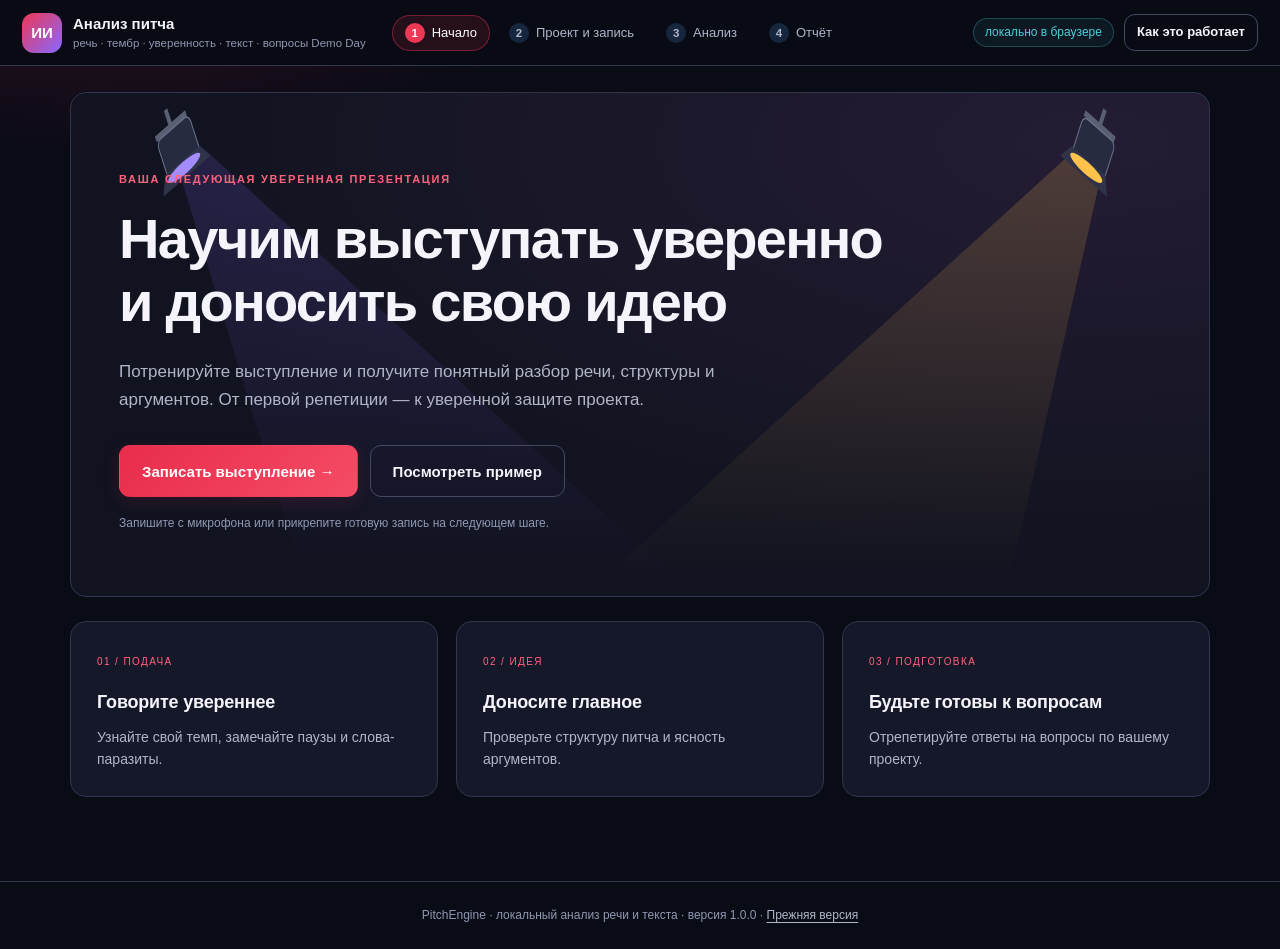
<file: index.html>
<!doctype html>
<html lang="ru" data-stage-theme="on">
<head>
<meta charset="utf-8">
<meta name="viewport" content="width=device-width, initial-scale=1">
<title>ИИ-анализ питча — оценка речи, тембра и уверенности</title>
<link rel="stylesheet" href="styles.css?v=mobile-header-20261119">
</head>
<body>

<header class="topbar">
  <div class="brand">
    <div class="logo">ИИ</div>
    <div>
      <div class="brand-title">Анализ питча</div>
      <div class="brand-sub">речь · тембр · уверенность · текст · вопросы Demo Day</div>
    </div>
  </div>
  <nav class="steps" id="steps">
    <button class="step active" data-step="1"><b>1</b> Начало</button>
    <button class="step" data-step="2"><b>2</b> Проект и запись</button>
    <button class="step" data-step="3"><b>3</b> Анализ</button>
    <button class="step" data-step="4"><b>4</b> Отчёт</button>
  </nav>
  <div class="top-actions">
    <span class="pill" title="Аудио и текст обрабатываются в браузере и не покидают компьютер">локально в браузере</span>
    <button class="btn ghost small" id="btnHelp">Как это работает</button>
  </div>
</header>

<main>
  <!-- ================= ЭТАП 1 ================= -->
  <section class="screen" data-screen="1">
    <div class="hero">
      <svg class="stage-lights" viewBox="0 0 1200 320" preserveAspectRatio="none" aria-hidden="true"><defs><linearGradient id="beamWarm" x1="0" y1="0" x2="0" y2="1"><stop stop-color="#ffc24b" stop-opacity=".2"/><stop offset="1" stop-color="#ffc24b" stop-opacity="0"/></linearGradient><linearGradient id="beamPurple" x1="0" y1="0" x2="0" y2="1"><stop stop-color="#8767ff" stop-opacity=".17"/><stop offset="1" stop-color="#8767ff" stop-opacity="0"/></linearGradient></defs><path d="M110 42 L245 310 L640 310 L130 30Z" fill="url(#beamPurple)"/><path d="M1070 30 L560 310 L990 310 L1090 42Z" fill="url(#beamWarm)"/><g transform="translate(90 8) rotate(-28 20 22)"><path d="M20 0V12M2 12H38" stroke="#596074" stroke-width="4"/><rect x="2" y="14" width="38" height="27" rx="5" fill="#272b40" stroke="#68708b"/><path d="M0 37L-8 48H48L40 37" fill="#30344b"/><ellipse cx="20" cy="42" rx="19" ry="4" fill="#a48cff"/></g><g transform="translate(1060 8) rotate(28 20 22)"><path d="M20 0V12M2 12H38" stroke="#596074" stroke-width="4"/><rect x="2" y="14" width="38" height="27" rx="5" fill="#272b40" stroke="#68708b"/><path d="M0 37L-8 48H48L40 37" fill="#30344b"/><ellipse cx="20" cy="42" rx="19" ry="4" fill="#ffc24b"/></g></svg>
      <div class="hero-eyebrow">ВАША СЛЕДУЮЩАЯ УВЕРЕННАЯ ПРЕЗЕНТАЦИЯ</div>
      <h1>Научим выступать уверенно<br>и доносить свою идею</h1>
      <p>Потренируйте выступление и получите понятный разбор речи, структуры и аргументов. От первой репетиции — к уверенной защите проекта.</p>
      <div class="row hero-actions">
        <button class="btn primary big" id="btnToRec">Записать выступление <span aria-hidden="true">→</span></button>
        <button class="btn ghost big" id="btnTryDemo">Посмотреть пример</button>
      </div>
      <p class="hero-note">Запишите с микрофона или прикрепите готовую запись на следующем шаге.</p>
    </div>

    <div class="landing-benefits" aria-label="Что даст тренировка">
      <article><span>01 / ПОДАЧА</span><h2>Говорите увереннее</h2><p>Узнайте свой темп, замечайте паузы и слова-паразиты.</p></article>
      <article><span>02 / ИДЕЯ</span><h2>Доносите главное</h2><p>Проверьте структуру питча и ясность аргументов.</p></article>
      <article><span>03 / ПОДГОТОВКА</span><h2>Будьте готовы к вопросам</h2><p>Отрепетируйте ответы на вопросы по вашему проекту.</p></article>
    </div>
  </section>

  <!-- ================= ЭТАП 2 ================= -->
  <section class="screen hidden" data-screen="2">
    <div class="card">
      <div class="recording-heading"><div><p class="hero-eyebrow">ПОДГОТОВКА К ВЫСТУПЛЕНИЮ</p><h2>Ваш проект и запись</h2></div><span class="badge">Одна репетиция — шаг вперёд</span></div>
      <p class="muted">Расскажите о проекте, чтобы разбор и вопросы подходили именно вам.</p>
      <fieldset class="project-settings"><legend>О проекте</legend>      <div class="grid two">
        <label class="field">
          <span>Тема проекта <em>*</em></span>
          <input id="topic" type="text" placeholder="Например: ИИ-платформа приёмки товара на складе" autocomplete="off">
          <small>Обязательно: по теме строятся дополнительные вопросы жюри.</small>
        </label>
        <label class="field">
          <span>Отрасль</span>
          <select id="industry"><option value="">Выберите направление</option><option>Технологии и IT</option><option>Финансы и страхование</option><option>Образование и карьера</option><option>Здоровье и медицина</option><option>Торговля и услуги</option><option>Производство и промышленность</option><option>Транспорт и логистика</option><option>Строительство и недвижимость</option><option>Энергетика и экология</option><option>Сельское хозяйство и питание</option><option>Медиа, культура и развлечения</option><option>Государство и социальные проекты</option><option>Другое</option></select><small>Отрасль задаёт профильные критерии структуры и вопросы экспертов. Конкретную нишу опишите в теме проекта.</small>
        </label>
        <label class="field">
          <span>Формат выступления</span>
          <select id="format">
            <option>Demo Day</option>
            <option>Демо-день корпорации</option>
            <option>Питч инвесторам</option>
            <option>Хакатон</option>
            <option>Защита проекта</option>
            <option>Собеседование / самопрезентация</option>
          </select>
        </label>
<label class="field">
          <span>Регламент</span>
          <select id="regulation">
            <option value="60">1 минута</option>
            <option value="120">2 минуты</option>
            <option value="180" selected>3 минуты</option>
            <option value="300">5 минут</option>
            <option value="420">7 минут</option>
            <option value="0">без регламента</option>
          </select>
        </label>
        <div class="field">
          <span>Что будет на выходе</span>
          <div class="muted small" style="line-height:1.5">Оценки по 9 осям, таймлайн речи, разбор тембра и уверенности, подсветка слов, структура питча, переписанные фразы и 20–30 вопросов жюри с каркасами ответов.</div>
        </div>
      </div>
      </fieldset>
      <h2>Добавьте выступление</h2>
      <div class="tabs" id="inputTabs">
        <button class="tab active" data-tab="mic">🎙 Записать с микрофона</button>
        <button class="tab" data-tab="file">📁 Загрузить запись</button>
        <button class="tab" data-tab="text">⌨️ Только текст</button>
      </div>

      <!-- микрофон -->
      <div class="panel" data-panel="mic">
        <div class="rec-row">
          <button class="btn primary big" id="btnRec">● Начать запись</button>
          <div class="timer" id="recTimer">00:00</div>
          <div class="rec-meta">
            <div id="recStatus" class="muted" role="status">Микрофон не активен</div>
            <div id="recLimit" class="muted small"></div>
          </div>
          <button class="btn danger hidden" id="btnStop">■ Стоп</button>
        </div>
        <label class="field"><span>Микрофон</span><select id="micDevice"><option value="">Системный микрофон по умолчанию</option></select></label>
        <canvas id="levelCanvas" height="90" class="level-canvas"></canvas>
        <div class="live-grid">
          <div class="live-metric"><b id="lmWords">0</b><span>слов</span></div>
          <div class="live-metric"><b id="lmWpm">—</b><span>слов/мин</span></div>
          <div class="live-metric"><b id="lmPauses">0</b><span>пауз &gt; 0,5 с</span></div>
          <div class="live-metric"><b id="lmFillers">0</b><span>слов-паразитов</span></div>
          <div class="live-metric"><b id="lmVolume">—</b><span>микрофон</span></div>
        </div>

        <label class="small"><input type="checkbox" id="enableAsr" checked> Распознавать речь во время записи (при сбоях записи отключите)</label>
        <div id="liveTips" class="tips"></div>
        <div class="sub-block">
          <div class="sub-head">
            <span>Распознавание речи в реальном времени</span>
            <span id="asrStatus" class="badge">проверка…</span>
          </div>
          <div id="liveTranscript" class="transcript-live muted">Текст выступления появится здесь во время записи.</div>
          <button type="button" id="asrFallback" class="btn ghost small hidden">Перейти к диктовке в режиме «Только текст»</button>
        </div>
      </div>

      <!-- файл -->
      <div class="panel hidden" data-panel="file">
        <div id="dropZone" class="dropzone">
          <div class="dz-icon">📁</div>
          <div><b>Перетащите файл</b> или нажмите, чтобы выбрать</div>
          <div class="muted small">Аудио или видео: mp3, wav, m4a, ogg, webm, mp4, mov. До 10 минут анализа.</div>
          <input type="file" id="fileInput" accept="audio/*,video/*" class="hidden">
        </div>
        <div id="fileInfo" class="file-info hidden"></div>
        <div class="grid two">
          <label class="field">
            <span>Субтитры или расшифровка с таймкодами (необязательно)</span>
            <input type="file" id="subsInput" accept=".srt,.vtt,.txt">
            <small>Файл .srt/.vtt даст точный транскрипт и привязку блоков ко времени.</small>
          </label>

        </div>
      </div>

      <!-- текст -->
      <div class="panel hidden" data-panel="text">
        <div class="row">
          <button class="btn ghost" id="btnSample">Загрузить пример питча</button>
          <button class="btn ghost" id="btnClear">Очистить</button>
          <span class="muted small">Без записи анализируются только текст, структура и вопросы.</span>
        </div>
      </div>

      <div id="previewPlayer" class="pitch-player hidden"><div class="player-heading"><span class="player-icon" aria-hidden="true">▶</span><div><b>Прослушайте выступление</b><small>Проверьте звук перед анализом</small></div></div><audio id="audioPreview" controls class="hidden" preload="metadata"></audio><div class="playback-volume"><label for="volume_audioPreview">Громкость</label><output id="volumeLabel_audioPreview" for="volume_audioPreview">100%</output><input id="volume_audioPreview" type="range" min="0" max="3" step="0.1" value="1" aria-label="Громкость прослушивания"><small id="volumeHint_audioPreview"></small></div></div>
      <p id="inputStatus" class="muted small" role="status"></p>
      <label class="field">
        <span>Транскрипт выступления <em id="trSource" class="muted"></em></span>
        <textarea id="transcript" readonly rows="9" placeholder="Здесь появится распознанный текст или субтитры. Ручной ввод доступен в режиме «Только текст»."></textarea>
        <small id="transcriptHint">Ручной ввод доступен только в режиме «Только текст».</small>
        <small id="trCount">0 слов</small>
      </label>

      <div class="row">
        <button class="btn ghost" id="btnBack1">← На главную</button>
        <button class="btn primary" id="btnAnalyze">Анализировать питч</button>
        <span class="muted small" id="analyzeHint"></span>
      </div>
    </div>
  </section>

  <!-- ================= ЭТАП 3 ================= -->
  <section class="screen hidden" data-screen="3">
    <div class="card center">
      <h2>Идёт анализ</h2>
      <div class="progress"><i id="progressBar"></i></div>
      <div id="progressLabel" class="muted">Подготовка…</div>
      <div class="analyzing-note">
        <p class="small muted">Проверяем подачу, структуру и готовим рекомендации.</p>
      </div>
    </div>
  </section>

  <!-- ================= ЭТАП 4 ================= -->
  <section class="screen hidden" data-screen="4">
    <div class="report-actions">
      <button class="btn ghost small" id="btnBack2">← Изменить запись</button>
      <div class="spacer"></div>
      <button class="btn ghost small" id="btnMd">Скачать Markdown</button>
      <button class="btn ghost small" id="btnHtml">Скачать HTML-отчёт</button>
      <button class="btn ghost small" id="btnJson">Скачать JSON</button>
      <button class="btn ghost small" id="btnPrint">Печать / PDF</button>
      <button class="btn primary small" id="btnNew">Новый разбор</button>
    </div>
    <div id="report"></div>

  </section>
</main>

<!-- модалка «как это работает» -->
<div class="modal hidden" id="helpModal">
  <div class="modal-box">
    <h3>Что именно измеряется</h3>
    <ul class="help-list">
      <li><b>Подача.</b> Проверяем, насколько ровно идёт речь, есть ли акценты и где выступление теряет динамику.</li>
      <li><b>Содержание.</b> Ищем блоки питча и фразы, которым не хватает ясности и конкретных доказательств. Наличие блока определяется по словам-маркерам и не гарантирует полноту раскрытия.</li>
      <li><b>Карта выступления.</b> Показываем, где встретились основные темы. По субтитрам время берётся из реплик; без них положение приблизительно.</li>
      <li><b>Репетиция.</b> Запишите ответ на вопрос жюри, прослушайте его и получите локальный разбор. Если браузер не распознал слова, расшифровку можно ввести вручную.</li>
    </ul>
    <p class="muted small">Это инструмент тренировки. Оценки носят справочный характер и не заменяют разбор эксперта: смысл питча важнее метрик подачи.</p>
    <button class="btn primary small" id="btnHelpClose">Понятно</button>
  </div>
</div>

<footer class="foot">
  PitchEngine · локальный анализ речи и текста · <span id="ver"></span> · <a href="legacy/index.html">Прежняя версия</a>
</footer>

<script src="lexicon.js"></script>
<script src="engine.js?v=cleanliness-dictation-20261119"></script>
<script src="app.js?v=remove-dictation-20261119"></script>
</body>
</html>
</file>
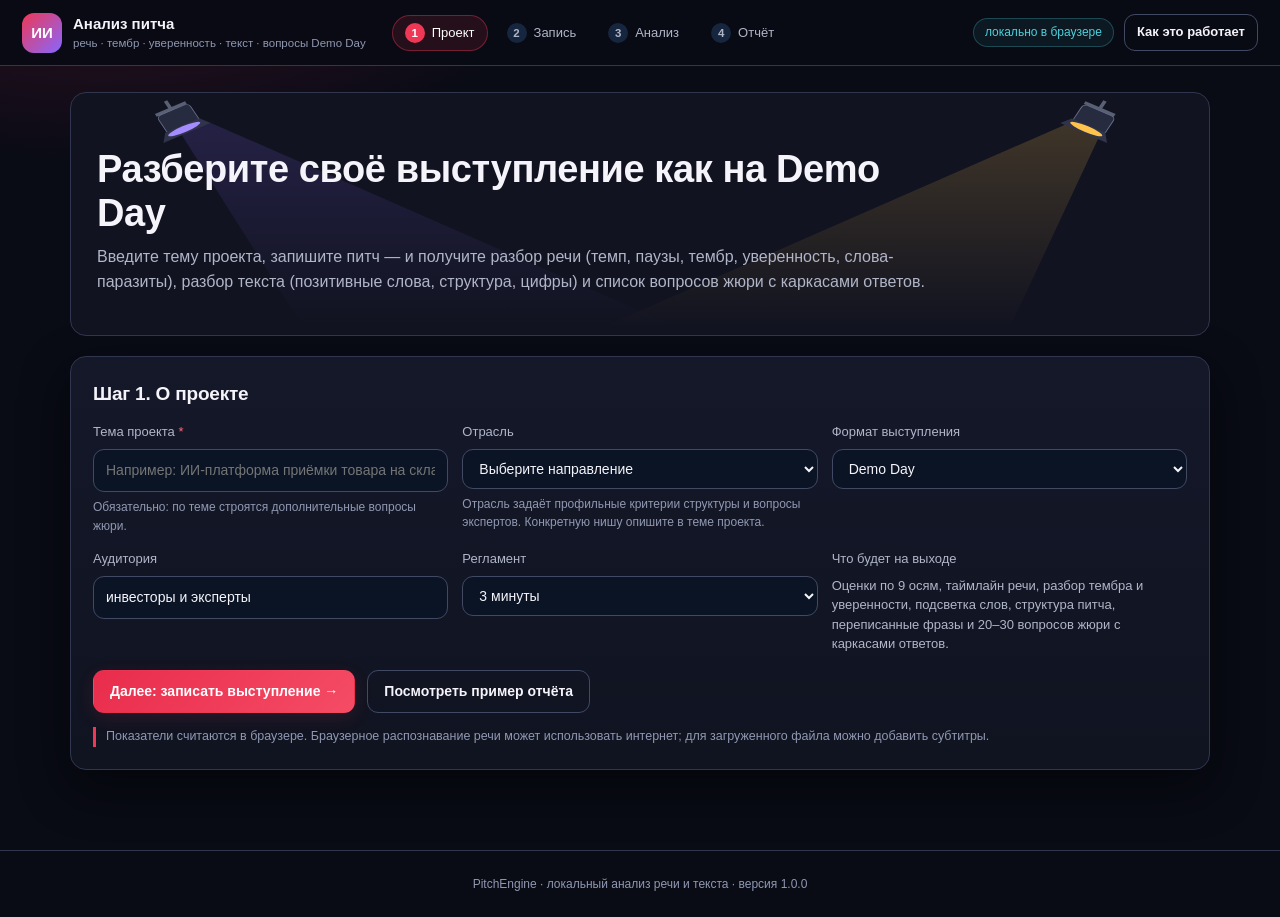
<file: legacy/index.html>
<!doctype html>
<html lang="ru" data-stage-theme="on">
<head>
<meta charset="utf-8">
<meta name="viewport" content="width=device-width, initial-scale=1">
<title>ИИ-анализ питча — оценка речи, тембра и уверенности</title>
<link rel="stylesheet" href="styles.css?v=volume-2">
</head>
<body>

<header class="topbar">
  <div class="brand">
    <div class="logo">ИИ</div>
    <div>
      <div class="brand-title">Анализ питча</div>
      <div class="brand-sub">речь · тембр · уверенность · текст · вопросы Demo Day</div>
    </div>
  </div>
  <nav class="steps" id="steps">
    <button class="step active" data-step="1"><b>1</b> Проект</button>
    <button class="step" data-step="2"><b>2</b> Запись</button>
    <button class="step" data-step="3"><b>3</b> Анализ</button>
    <button class="step" data-step="4"><b>4</b> Отчёт</button>
  </nav>
  <div class="top-actions">
    <span class="pill" title="Аудио и текст обрабатываются в браузере и не покидают компьютер">локально в браузере</span>
    <button class="btn ghost small" id="btnHelp">Как это работает</button>
  </div>
</header>

<main>
  <!-- ================= ЭТАП 1 ================= -->
  <section class="screen" data-screen="1">
    <div class="hero">
      <svg class="stage-lights" viewBox="0 0 1200 320" preserveAspectRatio="none" aria-hidden="true"><defs><linearGradient id="beamWarm" x1="0" y1="0" x2="0" y2="1"><stop stop-color="#ffc24b" stop-opacity=".2"/><stop offset="1" stop-color="#ffc24b" stop-opacity="0"/></linearGradient><linearGradient id="beamPurple" x1="0" y1="0" x2="0" y2="1"><stop stop-color="#8767ff" stop-opacity=".17"/><stop offset="1" stop-color="#8767ff" stop-opacity="0"/></linearGradient></defs><path d="M110 42 L245 310 L640 310 L130 30Z" fill="url(#beamPurple)"/><path d="M1070 30 L560 310 L990 310 L1090 42Z" fill="url(#beamWarm)"/><g transform="translate(90 8) rotate(-28 20 22)"><path d="M20 0V12M2 12H38" stroke="#596074" stroke-width="4"/><rect x="2" y="14" width="38" height="27" rx="5" fill="#272b40" stroke="#68708b"/><path d="M0 37L-8 48H48L40 37" fill="#30344b"/><ellipse cx="20" cy="42" rx="19" ry="4" fill="#a48cff"/></g><g transform="translate(1060 8) rotate(28 20 22)"><path d="M20 0V12M2 12H38" stroke="#596074" stroke-width="4"/><rect x="2" y="14" width="38" height="27" rx="5" fill="#272b40" stroke="#68708b"/><path d="M0 37L-8 48H48L40 37" fill="#30344b"/><ellipse cx="20" cy="42" rx="19" ry="4" fill="#ffc24b"/></g></svg>
      <h1>Разберите своё выступление как на Demo Day</h1>
      <p>Введите тему проекта, запишите питч — и получите разбор речи (темп, паузы, тембр, уверенность, слова-паразиты), разбор текста (позитивные слова, структура, цифры) и список вопросов жюри с каркасами ответов.</p>
    </div>

    <div class="card">
      <h2>Шаг 1. О проекте</h2>
      <div class="grid two">
        <label class="field">
          <span>Тема проекта <em>*</em></span>
          <input id="topic" type="text" placeholder="Например: ИИ-платформа приёмки товара на складе" autocomplete="off">
          <small>Обязательно: по теме строятся дополнительные вопросы жюри.</small>
        </label>
        <label class="field">
          <span>Отрасль</span>
          <select id="industry"><option value="">Выберите направление</option><option>Технологии и IT</option><option>Финансы и страхование</option><option>Образование и карьера</option><option>Здоровье и медицина</option><option>Торговля и услуги</option><option>Производство и промышленность</option><option>Транспорт и логистика</option><option>Строительство и недвижимость</option><option>Энергетика и экология</option><option>Сельское хозяйство и питание</option><option>Медиа, культура и развлечения</option><option>Государство и социальные проекты</option><option>Другое</option></select><small>Отрасль задаёт профильные критерии структуры и вопросы экспертов. Конкретную нишу опишите в теме проекта.</small>
        </label>
        <label class="field">
          <span>Формат выступления</span>
          <select id="format">
            <option>Demo Day</option>
            <option>Демо-день корпорации</option>
            <option>Питч инвесторам</option>
            <option>Хакатон</option>
            <option>Защита проекта</option>
            <option>Собеседование / самопрезентация</option>
          </select>
        </label>
        <label class="field">
          <span>Аудитория</span>
          <input id="audience" type="text" value="инвесторы и эксперты" autocomplete="off">
        </label>
        <label class="field">
          <span>Регламент</span>
          <select id="regulation">
            <option value="60">1 минута</option>
            <option value="120">2 минуты</option>
            <option value="180" selected>3 минуты</option>
            <option value="300">5 минут</option>
            <option value="420">7 минут</option>
            <option value="0">без регламента</option>
          </select>
        </label>
        <div class="field">
          <span>Что будет на выходе</span>
          <div class="muted small" style="line-height:1.5">Оценки по 9 осям, таймлайн речи, разбор тембра и уверенности, подсветка слов, структура питча, переписанные фразы и 20–30 вопросов жюри с каркасами ответов.</div>
        </div>
      </div>
      <div class="row">
        <button class="btn primary" id="btnToRec">Далее: записать выступление →</button>
        <button class="btn ghost" id="btnTryDemo">Посмотреть пример отчёта</button>
      </div>
      <div class="hint">Показатели считаются в браузере. Браузерное распознавание речи может использовать интернет; для загруженного файла можно добавить субтитры.</div>
    </div>
  </section>

  <!-- ================= ЭТАП 2 ================= -->
  <section class="screen hidden" data-screen="2">
    <div class="card">
      <h2>Шаг 2. Запись выступления</h2>
      <div class="tabs" id="inputTabs">
        <button class="tab active" data-tab="mic">🎙 Записать с микрофона</button>
        <button class="tab" data-tab="file">📁 Загрузить запись</button>
        <button class="tab" data-tab="text">⌨️ Только текст</button>
      </div>

      <!-- микрофон -->
      <div class="panel" data-panel="mic">
        <div class="rec-row">
          <button class="btn primary big" id="btnRec">● Начать запись</button>
          <div class="timer" id="recTimer">00:00</div>
          <div class="rec-meta">
            <div id="recStatus" class="muted" role="status">Микрофон не активен</div>
            <div id="recLimit" class="muted small"></div>
          </div>
          <button class="btn danger hidden" id="btnStop">■ Стоп</button>
        </div>
        <label class="field"><span>Микрофон</span><select id="micDevice"><option value="">Системный микрофон по умолчанию</option></select></label>
        <canvas id="levelCanvas" height="90" class="level-canvas"></canvas>
        <div class="live-grid">
          <div class="live-metric"><b id="lmWords">0</b><span>слов</span></div>
          <div class="live-metric"><b id="lmWpm">—</b><span>слов/мин</span></div>
          <div class="live-metric"><b id="lmPauses">0</b><span>пауз &gt; 0,5 с</span></div>
          <div class="live-metric"><b id="lmFillers">0</b><span>слов-паразитов</span></div>
          <div class="live-metric"><b id="lmVolume">—</b><span>микрофон</span></div>
        </div>

        <label class="small"><input type="checkbox" id="enableAsr" checked> Распознавать речь во время записи (при сбоях записи отключите)</label>
        <div id="liveTips" class="tips"></div>
        <div class="sub-block">
          <div class="sub-head">
            <span>Распознавание речи в реальном времени</span>
            <span id="asrStatus" class="badge">проверка…</span>
          </div>
          <div id="liveTranscript" class="transcript-live muted">Текст выступления появится здесь во время записи.</div>
          <button type="button" id="asrFallback" class="btn ghost small hidden">Перейти к диктовке в режиме «Только текст»</button>
        </div>
      </div>

      <!-- файл -->
      <div class="panel hidden" data-panel="file">
        <div id="dropZone" class="dropzone">
          <div class="dz-icon">📁</div>
          <div><b>Перетащите файл</b> или нажмите, чтобы выбрать</div>
          <div class="muted small">Аудио или видео: mp3, wav, m4a, ogg, webm, mp4, mov. До 10 минут анализа.</div>
          <input type="file" id="fileInput" accept="audio/*,video/*" class="hidden">
        </div>
        <div id="fileInfo" class="file-info hidden"></div>
        <div class="grid two">
          <label class="field">
            <span>Субтитры или расшифровка с таймкодами (необязательно)</span>
            <input type="file" id="subsInput" accept=".srt,.vtt,.txt">
            <small>Файл .srt/.vtt даст точный транскрипт и привязку блоков ко времени.</small>
          </label>

        </div>
      </div>

      <!-- текст -->
      <div class="panel hidden" data-panel="text">
        <div class="row">
          <button class="btn ghost" id="btnSample">Загрузить пример питча</button>
          <button class="btn ghost" id="btnClear">Очистить</button>
          <span class="muted small">Без записи анализируются только текст, структура и вопросы.</span>
        </div>
      </div>

      <div id="previewPlayer" class="pitch-player hidden"><div class="player-heading"><span class="player-icon" aria-hidden="true">▶</span><div><b>Прослушайте выступление</b><small>Проверьте звук перед анализом</small></div></div><audio id="audioPreview" controls class="hidden" preload="metadata"></audio><div class="playback-volume"><label for="volume_audioPreview">Громкость</label><output id="volumeLabel_audioPreview" for="volume_audioPreview">100%</output><input id="volume_audioPreview" type="range" min="0" max="3" step="0.1" value="1" aria-label="Громкость прослушивания"><small id="volumeHint_audioPreview"></small></div></div>
      <p id="inputStatus" class="muted small" role="status"></p>
      <label class="field">
        <span>Транскрипт выступления <em id="trSource" class="muted"></em></span>
        <textarea id="transcript" readonly rows="9" placeholder="Здесь появится распознанный текст или субтитры. Ручной ввод доступен в режиме «Только текст»."></textarea>
        <small id="transcriptHint">Ручной ввод доступен только в режиме «Только текст».</small>
        <small id="trCount">0 слов</small>
      </label>

      <div class="row">
        <button class="btn ghost" id="btnBack1">← Назад</button>
        <button class="btn primary" id="btnAnalyze">Анализировать питч</button>
        <span class="muted small" id="analyzeHint"></span>
      </div>
    </div>
  </section>

  <!-- ================= ЭТАП 3 ================= -->
  <section class="screen hidden" data-screen="3">
    <div class="card center">
      <h2>Идёт анализ</h2>
      <div class="progress"><i id="progressBar"></i></div>
      <div id="progressLabel" class="muted">Подготовка…</div>
      <div class="analyzing-note">
        <p class="small muted">Проверяем подачу, структуру и готовим рекомендации.</p>
      </div>
    </div>
  </section>

  <!-- ================= ЭТАП 4 ================= -->
  <section class="screen hidden" data-screen="4">
    <div class="report-actions">
      <button class="btn ghost small" id="btnBack2">← Изменить запись</button>
      <div class="spacer"></div>
      <button class="btn ghost small" id="btnMd">Скачать Markdown</button>
      <button class="btn ghost small" id="btnHtml">Скачать HTML-отчёт</button>
      <button class="btn ghost small" id="btnJson">Скачать JSON</button>
      <button class="btn ghost small" id="btnPrint">Печать / PDF</button>
      <button class="btn primary small" id="btnNew">Новый разбор</button>
    </div>
    <div id="report"></div>

  </section>
</main>

<!-- модалка «как это работает» -->
<div class="modal hidden" id="helpModal">
  <div class="modal-box">
    <h3>Что именно измеряется</h3>
    <ul class="help-list">
      <li><b>Подача.</b> Проверяем, насколько ровно идёт речь, есть ли акценты и где выступление теряет динамику.</li>
      <li><b>Содержание.</b> Ищем блоки питча и фразы, которым не хватает ясности и конкретных доказательств. Наличие блока определяется по словам-маркерам и не гарантирует полноту раскрытия.</li>
      <li><b>Карта выступления.</b> Показываем, где встретились основные темы. По субтитрам время берётся из реплик; без них положение приблизительно.</li>
      <li><b>Репетиция.</b> Запишите ответ на вопрос жюри, прослушайте его и получите локальный разбор. Если браузер не распознал слова, расшифровку можно ввести вручную.</li>
    </ul>
    <p class="muted small">Это инструмент тренировки. Оценки носят справочный характер и не заменяют разбор эксперта: смысл питча важнее метрик подачи.</p>
    <button class="btn primary small" id="btnHelpClose">Понятно</button>
  </div>
</div>

<footer class="foot">
  PitchEngine · локальный анализ речи и текста · <span id="ver"></span>
</footer>

<script src="lexicon.js"></script>
<script src="engine.js?v=voice-short-fragments"></script>
<script src="app.js?v=voice-short-fragments"></script>
</body>
</html>
</file>
<file: styles.css>
/* ===== PitchEngine UI ===== */
:root {
  --bg: #070d18;
  --bg2: #0b1424;
  --card: #101b2e;
  --card2: #14223a;
  --line: #1e3050;
  --line2: #2a4066;
  --txt: #e8eefb;
  --muted: #8ba0c2;
  --muted2: #6b81a4;
  --accent: #21a038;
  --accent2: #2fd44f;
  --accentSoft: rgba(33, 160, 56, .14);
  --warn: #f59e0b;
  --bad: #ef4444;
  --good: #22c55e;
  --purple: #8b5cf6;
  --radius: 16px;
  --shadow: 0 18px 50px rgba(0, 0, 0, .45);
}

* { box-sizing: border-box; }
html, body { margin: 0; padding: 0; }
body {
  background: radial-gradient(1100px 600px at 12% -8%, #10331f 0%, transparent 55%),
              radial-gradient(900px 500px at 100% 0%, #102040 0%, transparent 60%),
              var(--bg);
  color: var(--txt);
  font: 15px/1.55 -apple-system, "Segoe UI", Roboto, "Helvetica Neue", Arial, sans-serif;
  min-height: 100vh;
  -webkit-font-smoothing: antialiased;
}
h1 { font-size: clamp(24px, 3.4vw, 38px); line-height: 1.15; margin: 0 0 10px; letter-spacing: -.4px; }
h2 { font-size: 19px; margin: 0 0 14px; letter-spacing: -.2px; }
h3 { font-size: 16px; margin: 22px 0 10px; }
p { margin: 0 0 10px; }
a { color: var(--accent2); }
.muted { color: var(--muted); }
.small { font-size: 13px; }
.hidden { display: none !important; }
.spacer { flex: 1; }
.center { text-align: center; }
code { background: #0a1526; padding: 1px 6px; border-radius: 6px; font-size: 13px; }

/* ---- шапка ---- */
.topbar {
  position: sticky; top: 0; z-index: 40;
  display: flex; align-items: center; gap: 18px; flex-wrap: wrap;
  padding: 12px 22px;
  background: rgba(7, 13, 24, .86);
  backdrop-filter: blur(12px);
  border-bottom: 1px solid var(--line);
}
.brand { display: flex; align-items: center; gap: 11px; }
.logo {
  width: 40px; height: 40px; border-radius: 12px; display: grid; place-items: center;
  background: linear-gradient(135deg, var(--accent), var(--accent2));
  color: #04160a; font-weight: 800; font-size: 15px;
}
.brand-title { font-weight: 700; font-size: 15px; }
.brand-sub { font-size: 11.5px; color: var(--muted2); }
.steps { display: flex; gap: 6px; margin-left: 8px; flex-wrap: wrap; }
.step {
  display: flex; align-items: center; gap: 7px;
  background: transparent; border: 1px solid transparent; color: var(--muted);
  padding: 7px 12px; border-radius: 999px; font-size: 13px; cursor: pointer; font-family: inherit;
}
.step b {
  width: 20px; height: 20px; border-radius: 50%; display: grid; place-items: center;
  background: #17263f; font-size: 11.5px; color: var(--muted);
}
.step.active { color: #fff; background: var(--accentSoft); border-color: rgba(47, 212, 79, .35); }
.step.active b { background: var(--accent); color: #04160a; }
.step.done b { background: #1d4d2a; color: var(--accent2); }
.top-actions { margin-left: auto; display: flex; align-items: center; gap: 10px; }
.pill {
  font-size: 12px; color: var(--accent2); background: var(--accentSoft);
  border: 1px solid rgba(47, 212, 79, .3); padding: 4px 11px; border-radius: 999px;
}

main { max-width: 1180px; margin: 0 auto; padding: 26px 20px 60px; }

/* ---- экраны и карточки ---- */
.screen { animation: rise .35s ease; }
@keyframes rise { from { opacity: 0; transform: translateY(10px); } to { opacity: 1; transform: none; } }
.hero { padding: 22px 4px 26px; max-width: 900px; }
.hero p { color: var(--muted); font-size: 16px; }
.card {
  background: linear-gradient(180deg, var(--card), var(--bg2));
  border: 1px solid var(--line); border-radius: var(--radius);
  padding: 22px; margin-bottom: 20px; box-shadow: var(--shadow);
}
.grid { display: grid; gap: 14px; }
.grid.two { grid-template-columns: repeat(auto-fit, minmax(280px, 1fr)); }
.grid.four { grid-template-columns: repeat(auto-fit, minmax(190px, 1fr)); }
.row { display: flex; align-items: center; gap: 12px; flex-wrap: wrap; margin-top: 16px; }

.field { display: flex; flex-direction: column; gap: 6px; }
.field > span { font-size: 13px; color: var(--muted); }
.field em { color: var(--accent2); font-style: normal; }
.field input, .field select, .field textarea, .chat-row input {
  background: #0a1424; border: 1px solid var(--line2); color: var(--txt);
  border-radius: 11px; padding: 10px 12px; font: inherit; font-size: 14px; width: 100%;
  transition: border-color .15s, box-shadow .15s;
}
.field textarea { resize: vertical; line-height: 1.5; font-size: 14px; }
.field input:focus, .field select:focus, .field textarea:focus, .chat-row input:focus {
  outline: none; border-color: var(--accent); box-shadow: 0 0 0 3px rgba(33, 160, 56, .16);
}
.field small { color: var(--muted2); font-size: 12px; }
.field input[type=file] { padding: 8px; }

.btn {
  font: inherit; font-size: 14px; font-weight: 600; cursor: pointer;
  border-radius: 11px; padding: 10px 16px; border: 1px solid var(--line2);
  background: var(--card2); color: var(--txt); transition: transform .12s, background .15s, border-color .15s;
}
.btn:hover { transform: translateY(-1px); }
.btn:active { transform: none; }
.btn.primary { background: linear-gradient(135deg, var(--accent), var(--accent2)); border-color: transparent; color: #04160a; }
.btn.ghost { background: transparent; }
.btn.ghost:hover { background: #16253d; }
.btn.danger { background: #7f1d1d; border-color: #b91c1c; color: #fee2e2; }
.btn.small { padding: 7px 12px; font-size: 13px; }
.btn.big { padding: 13px 22px; font-size: 15px; }
.btn:disabled { opacity: .45; cursor: not-allowed; transform: none; }

.hint { margin-top: 14px; font-size: 12.5px; color: var(--muted2); border-left: 3px solid var(--accent); padding-left: 10px; }

/* ---- вкладки ввода ---- */
.tabs { display: flex; gap: 8px; flex-wrap: wrap; margin-bottom: 16px; }
.tab {
  font: inherit; font-size: 13.5px; cursor: pointer; padding: 9px 14px; border-radius: 10px;
  border: 1px solid var(--line); background: #0d1728; color: var(--muted);
}
.tab.active { background: var(--accentSoft); border-color: rgba(47, 212, 79, .4); color: var(--txt); }
.panel { margin-bottom: 16px; }

.rec-row { display: flex; align-items: center; gap: 16px; flex-wrap: wrap; }
.timer { font-variant-numeric: tabular-nums; font-size: 30px; font-weight: 700; letter-spacing: -1px; }
.rec-meta { display: flex; flex-direction: column; }
.level-canvas { width: 100%; height: 90px; background: #08111f; border: 1px solid var(--line); border-radius: 12px; margin: 14px 0 10px; display: block; }
.live-grid { display: grid; grid-template-columns: repeat(auto-fit, minmax(120px, 1fr)); gap: 10px; }
.live-metric { background: #0c1728; border: 1px solid var(--line); border-radius: 12px; padding: 10px 12px; }
.live-metric b { display: block; font-size: 20px; font-variant-numeric: tabular-nums; }
.live-metric span { font-size: 11.5px; color: var(--muted2); }
.tips { margin-top: 12px; display: flex; flex-direction: column; gap: 6px; }
.tip { font-size: 13px; padding: 8px 11px; border-radius: 10px; border: 1px solid; }
.tip.warn { color: #fde68a; border-color: #78500f; background: #2a1e05; }
.tip.ok { color: #bbf7d0; border-color: #14532d; background: #052e16; }
.tip.bad { color: #fecaca; border-color: #7f1d1d; background: #2a0808; }
.sub-block { margin-top: 16px; }
.sub-head { display: flex; justify-content: space-between; align-items: center; font-size: 13px; color: var(--muted); margin-bottom: 6px; }
.transcript-live {
  background: #08111f; border: 1px solid var(--line); border-radius: 12px; padding: 12px;
  max-height: 190px; overflow: auto; font-size: 14px; line-height: 1.6;
}
.badge { font-size: 11.5px; padding: 3px 9px; border-radius: 999px; background: #1e293b; color: var(--muted); }
.badge.ok { background: var(--accentSoft); color: var(--accent2); }
.badge.bad { background: #2a0808; color: #fca5a5; }

.dropzone {
  border: 2px dashed var(--line2); border-radius: 14px; padding: 26px; text-align: center;
  cursor: pointer; transition: border-color .15s, background .15s; color: var(--muted);
}
.dropzone:hover, .dropzone.over { border-color: var(--accent); background: var(--accentSoft); color: var(--txt); }
.dz-icon { font-size: 30px; margin-bottom: 6px; }
.file-info { margin-top: 12px; padding: 12px; border-radius: 12px; background: #0c1728; border: 1px solid var(--line); font-size: 13.5px; }

/* ---- прогресс ---- */
.progress { height: 10px; background: #0c1728; border-radius: 999px; overflow: hidden; border: 1px solid var(--line); margin: 18px 0 10px; }
.progress i { display: block; height: 100%; width: 0; background: linear-gradient(90deg, var(--accent), var(--accent2)); transition: width .3s; }
.analyzing-note { max-width: 720px; margin: 18px auto 0; }

/* ---- отчёт ---- */
.report-actions { display: flex; gap: 8px; flex-wrap: wrap; align-items: center; margin-bottom: 16px; }
.score-hero {
  display: flex; gap: 26px; align-items: center; flex-wrap: wrap;
  background: linear-gradient(120deg, #0f2033, #0c1728 60%);
  border: 1px solid var(--line); border-radius: var(--radius); padding: 22px; margin-bottom: 20px;
}
.big-score { font-size: 64px; font-weight: 800; line-height: 1; letter-spacing: -3px; }
.grade-chip { display: inline-block; padding: 5px 14px; border-radius: 999px; font-weight: 700; font-size: 14px; }
.verdict { flex: 1; min-width: 280px; }
.verdict ul { margin: 8px 0 0 18px; padding: 0; }
.verdict li { margin: 3px 0; font-size: 14px; }
.warn-list { margin-top: 10px; color: #fde68a; font-size: 13.5px; }

.panel-card { background: var(--card); border: 1px solid var(--line); border-radius: var(--radius); padding: 20px; margin-bottom: 18px; }
.axes { display: grid; grid-template-columns: repeat(auto-fit, minmax(300px, 1fr)); gap: 12px; }
.axis { background: #0c1728; border: 1px solid var(--line); border-radius: 12px; padding: 12px 14px; }
.axis-top { display: flex; justify-content: space-between; align-items: baseline; gap: 10px; }
.axis-top b { font-size: 14.5px; }
.axis-top span { font-variant-numeric: tabular-nums; font-weight: 700; }
.track { height: 8px; background: #16233c; border-radius: 999px; margin: 8px 0; overflow: hidden; }
.track i { display: block; height: 100%; border-radius: 999px; transition: width .5s; }
.axis-detail { font-size: 12.5px; color: var(--muted); }
.axis-note { font-size: 12.5px; color: #fcd34d; margin-top: 4px; }

.split { display: grid; grid-template-columns: 1fr 1fr; gap: 18px; }
@media (max-width: 900px) { .split { grid-template-columns: 1fr; } }

table.metrics { width: 100%; border-collapse: collapse; font-size: 13.5px; }
table.metrics td, table.metrics th { border-bottom: 1px solid var(--line); padding: 8px 10px; text-align: left; vertical-align: top; }
table.metrics th { color: var(--muted); font-weight: 600; background: #0c1728; }
table.metrics td:first-child { color: var(--muted); width: 42%; }
table.metrics td:last-child { font-variant-numeric: tabular-nums; }
.legend { display: flex; gap: 14px; flex-wrap: wrap; font-size: 12.5px; color: var(--muted); margin: 10px 0; }
.legend i { display: inline-block; width: 10px; height: 10px; border-radius: 3px; margin-right: 5px; }

.transcript-view {
  background: #08111f; border: 1px solid var(--line); border-radius: 12px; padding: 16px;
  max-height: 420px; overflow: auto; line-height: 1.85; font-size: 14.5px; white-space: pre-wrap;
}
mark { padding: 1px 3px; border-radius: 5px; color: inherit; }
mark.pos { background: rgba(34, 197, 94, .22); color: #bbf7d0; }
mark.neg { background: rgba(239, 68, 68, .2); color: #fecaca; }
mark.filler { background: rgba(245, 158, 11, .25); color: #fde68a; }
mark.hedge { background: rgba(139, 92, 246, .25); color: #ddd6fe; }
mark.cliche { background: rgba(148, 163, 184, .22); color: #e2e8f0; }
mark.booster { background: rgba(56, 189, 248, .2); color: #bae6fd; }

.chip-list { display: flex; flex-wrap: wrap; gap: 7px; margin: 8px 0 0; }
.chip { font-size: 12.5px; padding: 4px 10px; border-radius: 999px; background: #0c1728; border: 1px solid var(--line); }
.chip.pos { border-color: #14532d; color: #bbf7d0; }
.chip.neg { border-color: #7f1d1d; color: #fecaca; }
.chip.filler { border-color: #78500f; color: #fde68a; }
.chip.hedge { border-color: #4c1d95; color: #ddd6fe; }
.chip.cliche { border-color: #334155; color: #cbd5e1; }
.chip small { color: var(--muted2); }

.struct-grid { display: grid; grid-template-columns: repeat(auto-fit, minmax(240px, 1fr)); gap: 12px; }
.struct { border-radius: 12px; padding: 12px 14px; border: 1px solid var(--line); background: #0c1728; }
.struct.ok { border-color: #1c4d2c; }
.struct.no { border-color: #5c2b2b; }
.struct h4 { margin: 0 0 6px; font-size: 14px; display: flex; justify-content: space-between; gap: 8px; }
.struct p { font-size: 12.5px; color: var(--muted); margin: 0; }
.struct .ev { margin-top: 6px; font-size: 12px; color: var(--muted2); }

.fb-grid { display: grid; grid-template-columns: repeat(auto-fit, minmax(280px, 1fr)); gap: 14px; }
.fb { border-radius: 12px; border: 1px solid var(--line); padding: 14px; background: #0c1728; }
.fb h4 { margin: 0 0 8px; font-size: 14px; }
.fb ul { margin: 0; padding-left: 18px; }
.fb li { margin-bottom: 8px; font-size: 13.5px; }
.fb .action { display: block; color: var(--accent2); font-size: 12.5px; margin-top: 3px; }
.fb.strong { border-color: #1c4d2c; }
.fb.weak { border-color: #5c2b2b; }
.fb.wins { border-color: #1e3a8a; }

.rewrite { border: 1px solid var(--line); border-radius: 12px; padding: 12px 14px; background: #0c1728; margin-bottom: 10px; }
.rewrite .before { color: #fca5a5; text-decoration: line-through; text-decoration-color: rgba(252, 165, 165, .4); }
.rewrite .after { color: #86efac; }
.rewrite .why { font-size: 12.5px; color: var(--muted2); margin-top: 6px; }

.q-filters { display: flex; gap: 8px; flex-wrap: wrap; margin-bottom: 14px; align-items: center; }
.q-count { font-size: 12.5px; color: var(--muted2); margin-left: auto; }
.q-card { border: 1px solid var(--line); border-radius: 12px; padding: 14px 16px; background: #0c1728; margin-bottom: 10px; }
.q-card .q-head { display: flex; gap: 10px; align-items: flex-start; }
.q-card .q-head b { font-size: 14.5px; flex: 1; }
.q-badges { display: flex; gap: 6px; align-items: center; flex-wrap: wrap; }
.q-block { font-size: 11.5px; padding: 3px 9px; border-radius: 999px; background: #16233c; color: #a5b4fc; }
.q-stars { color: var(--warn); font-size: 12px; letter-spacing: 1px; }
.q-meta { margin-top: 10px; font-size: 13px; color: var(--muted); display: grid; gap: 5px; }
.q-meta b { color: var(--txt); font-weight: 600; }
.q-src { font-size: 11.5px; color: var(--muted2); margin-top: 8px; }
.q-actions { display: flex; gap: 8px; margin-top: 10px; flex-wrap: wrap; }
.done-flag { color: var(--accent2); font-size: 12.5px; }

.charts { display: grid; grid-template-columns: 340px 1fr; gap: 18px; }
@media (max-width: 900px) { .charts { grid-template-columns: 1fr; } }
canvas.chart { width: 100%; background: #08111f; border: 1px solid var(--line); border-radius: 12px; display: block; }

.llm-card { margin-top: 24px; }
.deep-out { margin-top: 14px; border: 1px solid var(--line); border-radius: 12px; background: #0c1728; padding: 14px; font-size: 14px; }
.chat { margin-top: 16px; }
.chat-log { display: flex; flex-direction: column; gap: 8px; max-height: 320px; overflow: auto; margin-bottom: 10px; }
.chat-msg { padding: 9px 12px; border-radius: 11px; font-size: 13.5px; max-width: 88%; white-space: pre-wrap; }
.chat-msg.me { align-self: flex-end; background: #16324f; }
.chat-msg.ai { align-self: flex-start; background: #0c1728; border: 1px solid var(--line); }
.chat-row { display: flex; gap: 8px; }

/* ---- модалка / футер ---- */
.modal { position: fixed; inset: 0; background: rgba(3, 7, 14, .78); display: grid; place-items: center; z-index: 60; padding: 20px; }
.modal-box { background: var(--card); border: 1px solid var(--line2); border-radius: var(--radius); padding: 24px; max-width: 780px; max-height: 86vh; overflow: auto; box-shadow: var(--shadow); }
.help-list { padding-left: 20px; }
.help-list li { margin-bottom: 10px; font-size: 13.5px; }
.foot { text-align: center; color: var(--muted2); font-size: 12px; padding: 24px; border-top: 1px solid var(--line); }

/* Additions use the original dark palette and existing report layout. */
.field { min-width:0; }
.language-metrics { display:grid; grid-template-columns:repeat(auto-fit,minmax(200px,1fr)); gap:14px; margin:18px 0 28px; }
.language-metrics > div { padding:16px; background:var(--bg2); border:1px solid var(--line); border-radius:12px; }
.language-metrics b { display:block; font-size:28px; color:var(--txt); }
.language-metrics span { font-size:13px; font-weight:600; }
.language-metrics p { color:var(--muted); font-size:12px; margin:8px 0 0; }
.clarity-metrics .clarity-title { display:block; min-height:40px; font-size:14px; color:var(--txt); line-height:1.4; }
.clarity-metrics b { font-size:34px; margin:10px 0 12px; line-height:1.15; }
.clarity-metrics b small { display:block; font-size:12px; font-weight:400; color:var(--muted); margin-top:6px; }
.clarity-metrics .clarity-good { color:#68d391; }
.clarity-metrics .clarity-attention { color:#ffc24b; }
.clarity-metrics p strong { color:var(--txt); font-weight:650; }
.language-details { margin-top:24px; }
.edit-pair { display:grid; grid-template-columns:1fr 1fr; gap:20px; margin-top:12px; }
.edit-suggestion { padding:10px 12px; border-left:3px solid var(--good); background:#22c55e0a; font-size:13px; }
.fb.strong h4,.fb.strong .precise-list b,.fb.strong .precise-list li::marker,.fb.strong .action { color:#68d391; }
.fb.strong { border-color:#285c40; background:linear-gradient(135deg,#12332255,var(--card)); }
@media(max-width:600px) { .edit-pair { grid-template-columns:1fr; gap:4px; } }
textarea[readonly] { cursor:default; background:#0b1422; border-style:dashed; }
.speech-scores { display:grid; grid-template-columns:repeat(3,minmax(0,1fr)); gap:14px; margin:8px 0 22px; }
.speech-scores > div { padding:12px 16px; border:1px solid var(--line); background:#0c1728; border-radius:12px; }
.speech-scores b { display:block; font-size:23px; margin-top:4px; }
.question-source { color:var(--muted); font-size:11px; margin-top:-8px; }
.profile-grid { display:grid; grid-template-columns:minmax(0,380px) minmax(0,1fr); gap:30px; align-items:center; }
.profile-explanation h3 { margin:12px 0; }
.profile-explanation ol { padding-left:22px; }
.profile-explanation li { padding-left:4px; margin:12px 0; }
.profile-explanation p { margin:6px 0; }
.language-example { padding:14px 0; border-bottom:1px solid var(--line); }
.language-example:first-child { padding-top:0; }
.language-example b { font-size:13px; }
.language-example blockquote { margin:10px 0; padding:8px 12px; border-left:3px solid var(--accent); background:#0c1728; border-radius:0 8px 8px 0; font-size:13px; }
.eyebrow { font-size:12px; color:var(--muted); font-weight:600; }
.coach-row { display:grid; grid-template-columns:180px 1fr; gap:24px; align-items:start; padding:18px 0; border-top:1px solid var(--line); }
.coach-row p { margin:0; font-size:14px; color:var(--muted); }
.row-score { font-size:30px; font-weight:700; margin-top:6px; line-height:1.3; }
.row-score small { font-size:14px; color:var(--muted); font-weight:400; }
.story-map { list-style:none; padding:0; margin:20px 0; }
.story-map li { display:grid; grid-template-columns:85px 1fr auto; gap:20px; align-items:start; border-top:1px solid var(--line); padding:18px 0; }
.story-time { font-size:19px; color:var(--accent2); font-variant-numeric:tabular-nums; }
.story-time small { display:block; color:var(--muted); font-size:11px; }
.story-map h3 { margin:0 0 6px; }
.story-map p { color:var(--muted); font-size:13px; margin:0; }
summary { cursor:pointer; }
details[open] > summary { margin-bottom:16px; }
.score-details { margin-top:24px; }
.score-details .axes { margin-top:16px; }
.transcript-details { margin-top:24px; }
.precise-list { margin:0; padding-left:22px; }
.precise-list li { padding-left:4px; margin-bottom:18px; }
.precise-list li::marker { color:var(--accent2); font-weight:700; }
.precise-list p { color:var(--muted); font-size:13px; margin:6px 0; }
.precise-list b { font-size:14px; }
.question-toolbar { display:grid; grid-template-columns:1fr 1fr 1fr 1.4fr; gap:14px; margin:20px 0; }
#qCount { grid-column:1/-1; }
#qList { display:grid; grid-template-columns:1fr 1fr; gap:16px; }
.question-card { background:#0c1728; border:1px solid var(--line); border-radius:12px; padding:20px; display:flex; flex-direction:column; align-items:flex-start; }
.question-card h3 { font-size:16px; margin:12px 0 18px; line-height:1.5; }
.question-top { display:flex; justify-content:space-between; gap:12px; width:100%; color:var(--muted); font-size:11px; }
.question-top > span:first-child { color:var(--accent2); }
.question-card details { color:var(--muted); font-size:13px; margin-bottom:18px; }
.question-card details p { margin:10px 0; }
.question-card .q-actions { margin-top:auto; padding-top:12px; }
#qMore { margin-top:22px; }
.empty-state { color:var(--muted); padding:20px 0; }
.section-heading { display:flex; justify-content:space-between; gap:18px; align-items:center; }
.rehearsal-box { width:min(760px,100%); }
.rehearsal-box h2 { margin-top:18px; }
.rehearsal-controls { display:flex; flex-wrap:wrap; gap:18px; align-items:center; margin:20px 0; }
#rehTimer { font-size:24px; font-variant-numeric:tabular-nums; color:var(--accent2); }
.answer-result { background:#0c1728; border:1px solid var(--line); border-radius:12px; padding:20px; margin-top:24px; }
.answer-result h3 { margin-top:0; }
.answer-checks > div { display:flex; gap:12px; padding:12px 0; border-top:1px solid var(--line); }
.answer-checks p { color:var(--muted); font-size:13px; margin:5px 0 0; }
.status-dot { display:inline-block; width:8px; height:8px; margin-top:7px; border-radius:50%; flex-shrink:0; }
.status-dot.good { background:var(--good); }
.status-dot.improve { background:var(--warn); }
.answer-plan { color:var(--muted); font-size:13px; margin-top:22px; padding-top:18px; border-top:1px solid var(--line); }
.answer-plan p { margin-top:10px; }
button:focus-visible,summary:focus-visible { outline:2px solid var(--accent2); outline-offset:4px; }
@media(max-width:850px) { .question-toolbar { grid-template-columns:1fr 1fr; } .profile-grid { grid-template-columns:1fr; gap:10px; } }
@media(max-width:600px) {
  .speech-scores { grid-template-columns:1fr; }
  #qList { grid-template-columns:1fr; }
  .grid.two,.grid.four { grid-template-columns:1fr; }
  .story-map li { grid-template-columns:65px 1fr; gap:14px; }
  .story-map li > button { grid-column:2; justify-self:start; }
  .coach-row { grid-template-columns:110px 1fr; gap:16px; }
}
/* Presentation palette is an optional skin; the existing layout stays intact. */
html[data-stage-theme="on"] { --bg:#090b15; --bg2:#101320; --card:#151829; --card2:#1c2034; --line:#30364e; --line2:#414963; --txt:#f5f4fa; --muted:#b0b5c8; --muted2:#9098b2; --accent:#ef3855; --accent2:#ff637c; --accentSoft:rgba(239,56,85,.12); }
html[data-stage-theme="on"] body { background:radial-gradient(900px 500px at 8% -15%,#421428 0%,transparent 60%),var(--bg); }
html[data-stage-theme="on"] .topbar { background:rgba(9,11,21,.94); }
html[data-stage-theme="on"] .btn.primary { background:linear-gradient(135deg,#e92c4c,#f54c65); color:#fff; box-shadow:0 5px 18px #ef38551f; }
html[data-stage-theme="on"] .btn.primary:hover { box-shadow:0 7px 22px #ef385538; }
html[data-stage-theme="on"] .logo { background:linear-gradient(135deg,#ef3855,#8767ff); color:#fff; }
html[data-stage-theme="on"] .step.active { border-color:#ef385566; }
html[data-stage-theme="on"] .step.active b { color:#fff; }
html[data-stage-theme="on"] .step.done b { background:#33203b; color:#c5b6ff; }
html[data-stage-theme="on"] .pill { color:#4dd0dc; background:#4dd0dc12; border-color:#4dd0dc44; }
html[data-stage-theme="on"] .score-hero { background:linear-gradient(120deg,#211b32,#111522); }
html[data-stage-theme="on"] .axis,html[data-stage-theme="on"] .question-card,html[data-stage-theme="on"] .struct,html[data-stage-theme="on"] .fb,html[data-stage-theme="on"] .rewrite,html[data-stage-theme="on"] .transcript-view { background:#101320; }
.stage-lights { display:none; }
html[data-stage-theme="on"] .hero { position:relative; overflow:hidden; max-width:none; padding:55px 26px 30px; margin-bottom:20px; border:1px solid #30364e; border-radius:var(--radius); background:#111320; }
html[data-stage-theme="on"] .hero > h1,html[data-stage-theme="on"] .hero > p { position:relative; z-index:1; max-width:850px; }
html[data-stage-theme="on"] .stage-lights { display:block; pointer-events:none; position:absolute; inset:0; width:100%; height:100%; }
.pitch-player { padding:18px 20px 12px; margin:18px 0; border:1px solid var(--line2); border-radius:14px; background:linear-gradient(120deg,var(--card2),var(--bg2)); }
.player-heading { display:flex; gap:14px; align-items:center; margin-bottom:12px; }
.player-heading b { display:block; font-size:14px; }
.player-heading small { display:block; color:var(--muted); font-size:12px; margin-top:3px; }
.player-icon { display:grid; place-items:center; flex-shrink:0; width:42px; height:42px; border-radius:13px; background:var(--accentSoft); color:var(--accent2); }
.pitch-player audio { display:block; width:100%; height:44px; color-scheme:dark; accent-color:var(--accent); border-radius:10px; }
.pitch-player audio::-webkit-media-controls-panel { background:#212638; }
.playback-volume { display:flex; flex-wrap:wrap; gap:8px; margin:10px 4px 2px; align-items:center; max-width:340px; }
.playback-volume label { order:1; font-size:12px; color:var(--muted); }
.playback-volume output { order:3; width:44px; text-align:right; font-size:12px; font-weight:700; color:var(--accent2); font-variant-numeric:tabular-nums; }
.playback-volume input { order:2; width:140px; max-width:40vw; accent-color:var(--accent); cursor:pointer; min-height:18px; margin:0; }
.playback-volume small { order:4; flex-basis:100%; font-size:11px; color:var(--muted); }
.playback-volume small:empty { display:none; }
@media(max-width:600px) { html[data-stage-theme="on"] .hero { padding:54px 18px 22px; } .pitch-player { padding:14px 12px 8px; } }
/* ---- печать ---- */
@media print {
  body { background: #fff; color: #111; }
  .topbar, .report-actions, .llm-card, .foot, .modal { display: none !important; }
  .card, .panel-card, .axis, .q-card, .fb, .struct, .rewrite { background: #fff !important; border-color: #ccc !important; box-shadow: none !important; break-inside: avoid; }
  .muted, .axis-detail, .q-meta { color: #444 !important; }
  .transcript-view { max-height: none; }
  .score-hero { background: #f4f6f8 !important; }
  .big-score { font-size: 44px; }
  canvas.chart { border-color: #ccc; background: #fff; }
}

/* First screen and project setup — November 2026 */
html[data-stage-theme="on"] .hero { padding:78px 48px 62px; background:radial-gradient(ellipse at 90% 10%,#35244588,transparent 65%),#111320; }
.hero-eyebrow { position:relative; z-index:1; color:var(--accent2); font-size:11px; font-weight:700; letter-spacing:1.7px; margin:0 0 20px; }
.hero h1 { font-size:clamp(30px,4.6vw,56px); line-height:1.12; letter-spacing:-1.7px; max-width:970px; margin-bottom:24px; }
html[data-stage-theme="on"] .hero > p { max-width:660px; font-size:17px; line-height:1.7; }
.hero-actions { position:relative; z-index:1; margin:30px 0 16px; gap:12px; }
.hero-actions .btn { min-height:52px; }
html[data-stage-theme="on"] .hero .hero-note { font-size:12px; color:var(--muted2); margin:0; }
.landing-benefits { display:grid; grid-template-columns:repeat(3,minmax(0,1fr)); gap:18px; margin:24px 0; }
.landing-benefits article { border:1px solid var(--line); background:var(--card); border-radius:16px; padding:26px; }
.landing-benefits article > span { font-size:10px; letter-spacing:1.4px; color:var(--accent2); }
.landing-benefits h2 { margin:18px 0 10px; font-size:18px; }
.landing-benefits p { color:var(--muted); font-size:14px; margin:0; }
.project-settings { border:1px solid var(--line); border-radius:12px; padding:22px; margin:26px 0 30px; min-width:0; }
.project-settings legend { padding:0 10px; color:var(--muted); font-size:13px; }
.recording-heading { display:flex; align-items:center; justify-content:space-between; gap:12px; flex-wrap:wrap; }
.recording-heading .hero-eyebrow { margin-bottom:10px; }
.recording-heading h2 { font-size:26px; }
.foot a { color:var(--muted); text-underline-offset:3px; }
@media(max-width:700px) {
  .topbar { position: static; }
  html[data-stage-theme="on"] .hero { padding:46px 22px 34px; }
  .hero h1 { letter-spacing:-.8px; }
  .hero h1 br { display:none; }
  .landing-benefits { grid-template-columns:1fr; gap:12px; }
  .landing-benefits article { padding:22px; }
  .hero-actions { flex-direction:column; align-items:stretch; }
  .project-settings { padding:16px; }
  .hero-eyebrow { font-size:10px; letter-spacing:1px; }
}
@media(prefers-reduced-motion:reduce) { .screen { animation:none; } }
</file>
<file: legacy/styles.css>
/* ===== PitchEngine UI ===== */
:root {
  --bg: #070d18;
  --bg2: #0b1424;
  --card: #101b2e;
  --card2: #14223a;
  --line: #1e3050;
  --line2: #2a4066;
  --txt: #e8eefb;
  --muted: #8ba0c2;
  --muted2: #6b81a4;
  --accent: #21a038;
  --accent2: #2fd44f;
  --accentSoft: rgba(33, 160, 56, .14);
  --warn: #f59e0b;
  --bad: #ef4444;
  --good: #22c55e;
  --purple: #8b5cf6;
  --radius: 16px;
  --shadow: 0 18px 50px rgba(0, 0, 0, .45);
}

* { box-sizing: border-box; }
html, body { margin: 0; padding: 0; }
body {
  background: radial-gradient(1100px 600px at 12% -8%, #10331f 0%, transparent 55%),
              radial-gradient(900px 500px at 100% 0%, #102040 0%, transparent 60%),
              var(--bg);
  color: var(--txt);
  font: 15px/1.55 -apple-system, "Segoe UI", Roboto, "Helvetica Neue", Arial, sans-serif;
  min-height: 100vh;
  -webkit-font-smoothing: antialiased;
}
h1 { font-size: clamp(24px, 3.4vw, 38px); line-height: 1.15; margin: 0 0 10px; letter-spacing: -.4px; }
h2 { font-size: 19px; margin: 0 0 14px; letter-spacing: -.2px; }
h3 { font-size: 16px; margin: 22px 0 10px; }
p { margin: 0 0 10px; }
a { color: var(--accent2); }
.muted { color: var(--muted); }
.small { font-size: 13px; }
.hidden { display: none !important; }
.spacer { flex: 1; }
.center { text-align: center; }
code { background: #0a1526; padding: 1px 6px; border-radius: 6px; font-size: 13px; }

/* ---- шапка ---- */
.topbar {
  position: sticky; top: 0; z-index: 40;
  display: flex; align-items: center; gap: 18px; flex-wrap: wrap;
  padding: 12px 22px;
  background: rgba(7, 13, 24, .86);
  backdrop-filter: blur(12px);
  border-bottom: 1px solid var(--line);
}
.brand { display: flex; align-items: center; gap: 11px; }
.logo {
  width: 40px; height: 40px; border-radius: 12px; display: grid; place-items: center;
  background: linear-gradient(135deg, var(--accent), var(--accent2));
  color: #04160a; font-weight: 800; font-size: 15px;
}
.brand-title { font-weight: 700; font-size: 15px; }
.brand-sub { font-size: 11.5px; color: var(--muted2); }
.steps { display: flex; gap: 6px; margin-left: 8px; flex-wrap: wrap; }
.step {
  display: flex; align-items: center; gap: 7px;
  background: transparent; border: 1px solid transparent; color: var(--muted);
  padding: 7px 12px; border-radius: 999px; font-size: 13px; cursor: pointer; font-family: inherit;
}
.step b {
  width: 20px; height: 20px; border-radius: 50%; display: grid; place-items: center;
  background: #17263f; font-size: 11.5px; color: var(--muted);
}
.step.active { color: #fff; background: var(--accentSoft); border-color: rgba(47, 212, 79, .35); }
.step.active b { background: var(--accent); color: #04160a; }
.step.done b { background: #1d4d2a; color: var(--accent2); }
.top-actions { margin-left: auto; display: flex; align-items: center; gap: 10px; }
.pill {
  font-size: 12px; color: var(--accent2); background: var(--accentSoft);
  border: 1px solid rgba(47, 212, 79, .3); padding: 4px 11px; border-radius: 999px;
}

main { max-width: 1180px; margin: 0 auto; padding: 26px 20px 60px; }

/* ---- экраны и карточки ---- */
.screen { animation: rise .35s ease; }
@keyframes rise { from { opacity: 0; transform: translateY(10px); } to { opacity: 1; transform: none; } }
.hero { padding: 22px 4px 26px; max-width: 900px; }
.hero p { color: var(--muted); font-size: 16px; }
.card {
  background: linear-gradient(180deg, var(--card), var(--bg2));
  border: 1px solid var(--line); border-radius: var(--radius);
  padding: 22px; margin-bottom: 20px; box-shadow: var(--shadow);
}
.grid { display: grid; gap: 14px; }
.grid.two { grid-template-columns: repeat(auto-fit, minmax(280px, 1fr)); }
.grid.four { grid-template-columns: repeat(auto-fit, minmax(190px, 1fr)); }
.row { display: flex; align-items: center; gap: 12px; flex-wrap: wrap; margin-top: 16px; }

.field { display: flex; flex-direction: column; gap: 6px; }
.field > span { font-size: 13px; color: var(--muted); }
.field em { color: var(--accent2); font-style: normal; }
.field input, .field select, .field textarea, .chat-row input {
  background: #0a1424; border: 1px solid var(--line2); color: var(--txt);
  border-radius: 11px; padding: 10px 12px; font: inherit; font-size: 14px; width: 100%;
  transition: border-color .15s, box-shadow .15s;
}
.field textarea { resize: vertical; line-height: 1.5; font-size: 14px; }
.field input:focus, .field select:focus, .field textarea:focus, .chat-row input:focus {
  outline: none; border-color: var(--accent); box-shadow: 0 0 0 3px rgba(33, 160, 56, .16);
}
.field small { color: var(--muted2); font-size: 12px; }
.field input[type=file] { padding: 8px; }

.btn {
  font: inherit; font-size: 14px; font-weight: 600; cursor: pointer;
  border-radius: 11px; padding: 10px 16px; border: 1px solid var(--line2);
  background: var(--card2); color: var(--txt); transition: transform .12s, background .15s, border-color .15s;
}
.btn:hover { transform: translateY(-1px); }
.btn:active { transform: none; }
.btn.primary { background: linear-gradient(135deg, var(--accent), var(--accent2)); border-color: transparent; color: #04160a; }
.btn.ghost { background: transparent; }
.btn.ghost:hover { background: #16253d; }
.btn.danger { background: #7f1d1d; border-color: #b91c1c; color: #fee2e2; }
.btn.small { padding: 7px 12px; font-size: 13px; }
.btn.big { padding: 13px 22px; font-size: 15px; }
.btn:disabled { opacity: .45; cursor: not-allowed; transform: none; }

.hint { margin-top: 14px; font-size: 12.5px; color: var(--muted2); border-left: 3px solid var(--accent); padding-left: 10px; }

/* ---- вкладки ввода ---- */
.tabs { display: flex; gap: 8px; flex-wrap: wrap; margin-bottom: 16px; }
.tab {
  font: inherit; font-size: 13.5px; cursor: pointer; padding: 9px 14px; border-radius: 10px;
  border: 1px solid var(--line); background: #0d1728; color: var(--muted);
}
.tab.active { background: var(--accentSoft); border-color: rgba(47, 212, 79, .4); color: var(--txt); }
.panel { margin-bottom: 16px; }

.rec-row { display: flex; align-items: center; gap: 16px; flex-wrap: wrap; }
.timer { font-variant-numeric: tabular-nums; font-size: 30px; font-weight: 700; letter-spacing: -1px; }
.rec-meta { display: flex; flex-direction: column; }
.level-canvas { width: 100%; height: 90px; background: #08111f; border: 1px solid var(--line); border-radius: 12px; margin: 14px 0 10px; display: block; }
.live-grid { display: grid; grid-template-columns: repeat(auto-fit, minmax(120px, 1fr)); gap: 10px; }
.live-metric { background: #0c1728; border: 1px solid var(--line); border-radius: 12px; padding: 10px 12px; }
.live-metric b { display: block; font-size: 20px; font-variant-numeric: tabular-nums; }
.live-metric span { font-size: 11.5px; color: var(--muted2); }
.tips { margin-top: 12px; display: flex; flex-direction: column; gap: 6px; }
.tip { font-size: 13px; padding: 8px 11px; border-radius: 10px; border: 1px solid; }
.tip.warn { color: #fde68a; border-color: #78500f; background: #2a1e05; }
.tip.ok { color: #bbf7d0; border-color: #14532d; background: #052e16; }
.tip.bad { color: #fecaca; border-color: #7f1d1d; background: #2a0808; }
.sub-block { margin-top: 16px; }
.sub-head { display: flex; justify-content: space-between; align-items: center; font-size: 13px; color: var(--muted); margin-bottom: 6px; }
.transcript-live {
  background: #08111f; border: 1px solid var(--line); border-radius: 12px; padding: 12px;
  max-height: 190px; overflow: auto; font-size: 14px; line-height: 1.6;
}
.badge { font-size: 11.5px; padding: 3px 9px; border-radius: 999px; background: #1e293b; color: var(--muted); }
.badge.ok { background: var(--accentSoft); color: var(--accent2); }
.badge.bad { background: #2a0808; color: #fca5a5; }

.dropzone {
  border: 2px dashed var(--line2); border-radius: 14px; padding: 26px; text-align: center;
  cursor: pointer; transition: border-color .15s, background .15s; color: var(--muted);
}
.dropzone:hover, .dropzone.over { border-color: var(--accent); background: var(--accentSoft); color: var(--txt); }
.dz-icon { font-size: 30px; margin-bottom: 6px; }
.file-info { margin-top: 12px; padding: 12px; border-radius: 12px; background: #0c1728; border: 1px solid var(--line); font-size: 13.5px; }

/* ---- прогресс ---- */
.progress { height: 10px; background: #0c1728; border-radius: 999px; overflow: hidden; border: 1px solid var(--line); margin: 18px 0 10px; }
.progress i { display: block; height: 100%; width: 0; background: linear-gradient(90deg, var(--accent), var(--accent2)); transition: width .3s; }
.analyzing-note { max-width: 720px; margin: 18px auto 0; }

/* ---- отчёт ---- */
.report-actions { display: flex; gap: 8px; flex-wrap: wrap; align-items: center; margin-bottom: 16px; }
.score-hero {
  display: flex; gap: 26px; align-items: center; flex-wrap: wrap;
  background: linear-gradient(120deg, #0f2033, #0c1728 60%);
  border: 1px solid var(--line); border-radius: var(--radius); padding: 22px; margin-bottom: 20px;
}
.big-score { font-size: 64px; font-weight: 800; line-height: 1; letter-spacing: -3px; }
.grade-chip { display: inline-block; padding: 5px 14px; border-radius: 999px; font-weight: 700; font-size: 14px; }
.verdict { flex: 1; min-width: 280px; }
.verdict ul { margin: 8px 0 0 18px; padding: 0; }
.verdict li { margin: 3px 0; font-size: 14px; }
.warn-list { margin-top: 10px; color: #fde68a; font-size: 13.5px; }

.panel-card { background: var(--card); border: 1px solid var(--line); border-radius: var(--radius); padding: 20px; margin-bottom: 18px; }
.axes { display: grid; grid-template-columns: repeat(auto-fit, minmax(300px, 1fr)); gap: 12px; }
.axis { background: #0c1728; border: 1px solid var(--line); border-radius: 12px; padding: 12px 14px; }
.axis-top { display: flex; justify-content: space-between; align-items: baseline; gap: 10px; }
.axis-top b { font-size: 14.5px; }
.axis-top span { font-variant-numeric: tabular-nums; font-weight: 700; }
.track { height: 8px; background: #16233c; border-radius: 999px; margin: 8px 0; overflow: hidden; }
.track i { display: block; height: 100%; border-radius: 999px; transition: width .5s; }
.axis-detail { font-size: 12.5px; color: var(--muted); }
.axis-note { font-size: 12.5px; color: #fcd34d; margin-top: 4px; }

.split { display: grid; grid-template-columns: 1fr 1fr; gap: 18px; }
@media (max-width: 900px) { .split { grid-template-columns: 1fr; } }

table.metrics { width: 100%; border-collapse: collapse; font-size: 13.5px; }
table.metrics td, table.metrics th { border-bottom: 1px solid var(--line); padding: 8px 10px; text-align: left; vertical-align: top; }
table.metrics th { color: var(--muted); font-weight: 600; background: #0c1728; }
table.metrics td:first-child { color: var(--muted); width: 42%; }
table.metrics td:last-child { font-variant-numeric: tabular-nums; }
.legend { display: flex; gap: 14px; flex-wrap: wrap; font-size: 12.5px; color: var(--muted); margin: 10px 0; }
.legend i { display: inline-block; width: 10px; height: 10px; border-radius: 3px; margin-right: 5px; }

.transcript-view {
  background: #08111f; border: 1px solid var(--line); border-radius: 12px; padding: 16px;
  max-height: 420px; overflow: auto; line-height: 1.85; font-size: 14.5px; white-space: pre-wrap;
}
mark { padding: 1px 3px; border-radius: 5px; color: inherit; }
mark.pos { background: rgba(34, 197, 94, .22); color: #bbf7d0; }
mark.neg { background: rgba(239, 68, 68, .2); color: #fecaca; }
mark.filler { background: rgba(245, 158, 11, .25); color: #fde68a; }
mark.hedge { background: rgba(139, 92, 246, .25); color: #ddd6fe; }
mark.cliche { background: rgba(148, 163, 184, .22); color: #e2e8f0; }
mark.booster { background: rgba(56, 189, 248, .2); color: #bae6fd; }

.chip-list { display: flex; flex-wrap: wrap; gap: 7px; margin: 8px 0 0; }
.chip { font-size: 12.5px; padding: 4px 10px; border-radius: 999px; background: #0c1728; border: 1px solid var(--line); }
.chip.pos { border-color: #14532d; color: #bbf7d0; }
.chip.neg { border-color: #7f1d1d; color: #fecaca; }
.chip.filler { border-color: #78500f; color: #fde68a; }
.chip.hedge { border-color: #4c1d95; color: #ddd6fe; }
.chip.cliche { border-color: #334155; color: #cbd5e1; }
.chip small { color: var(--muted2); }

.struct-grid { display: grid; grid-template-columns: repeat(auto-fit, minmax(240px, 1fr)); gap: 12px; }
.struct { border-radius: 12px; padding: 12px 14px; border: 1px solid var(--line); background: #0c1728; }
.struct.ok { border-color: #1c4d2c; }
.struct.no { border-color: #5c2b2b; }
.struct h4 { margin: 0 0 6px; font-size: 14px; display: flex; justify-content: space-between; gap: 8px; }
.struct p { font-size: 12.5px; color: var(--muted); margin: 0; }
.struct .ev { margin-top: 6px; font-size: 12px; color: var(--muted2); }

.fb-grid { display: grid; grid-template-columns: repeat(auto-fit, minmax(280px, 1fr)); gap: 14px; }
.fb { border-radius: 12px; border: 1px solid var(--line); padding: 14px; background: #0c1728; }
.fb h4 { margin: 0 0 8px; font-size: 14px; }
.fb ul { margin: 0; padding-left: 18px; }
.fb li { margin-bottom: 8px; font-size: 13.5px; }
.fb .action { display: block; color: var(--accent2); font-size: 12.5px; margin-top: 3px; }
.fb.strong { border-color: #1c4d2c; }
.fb.weak { border-color: #5c2b2b; }
.fb.wins { border-color: #1e3a8a; }

.rewrite { border: 1px solid var(--line); border-radius: 12px; padding: 12px 14px; background: #0c1728; margin-bottom: 10px; }
.rewrite .before { color: #fca5a5; text-decoration: line-through; text-decoration-color: rgba(252, 165, 165, .4); }
.rewrite .after { color: #86efac; }
.rewrite .why { font-size: 12.5px; color: var(--muted2); margin-top: 6px; }

.q-filters { display: flex; gap: 8px; flex-wrap: wrap; margin-bottom: 14px; align-items: center; }
.q-count { font-size: 12.5px; color: var(--muted2); margin-left: auto; }
.q-card { border: 1px solid var(--line); border-radius: 12px; padding: 14px 16px; background: #0c1728; margin-bottom: 10px; }
.q-card .q-head { display: flex; gap: 10px; align-items: flex-start; }
.q-card .q-head b { font-size: 14.5px; flex: 1; }
.q-badges { display: flex; gap: 6px; align-items: center; flex-wrap: wrap; }
.q-block { font-size: 11.5px; padding: 3px 9px; border-radius: 999px; background: #16233c; color: #a5b4fc; }
.q-stars { color: var(--warn); font-size: 12px; letter-spacing: 1px; }
.q-meta { margin-top: 10px; font-size: 13px; color: var(--muted); display: grid; gap: 5px; }
.q-meta b { color: var(--txt); font-weight: 600; }
.q-src { font-size: 11.5px; color: var(--muted2); margin-top: 8px; }
.q-actions { display: flex; gap: 8px; margin-top: 10px; flex-wrap: wrap; }
.done-flag { color: var(--accent2); font-size: 12.5px; }

.charts { display: grid; grid-template-columns: 340px 1fr; gap: 18px; }
@media (max-width: 900px) { .charts { grid-template-columns: 1fr; } }
canvas.chart { width: 100%; background: #08111f; border: 1px solid var(--line); border-radius: 12px; display: block; }

.llm-card { margin-top: 24px; }
.deep-out { margin-top: 14px; border: 1px solid var(--line); border-radius: 12px; background: #0c1728; padding: 14px; font-size: 14px; }
.chat { margin-top: 16px; }
.chat-log { display: flex; flex-direction: column; gap: 8px; max-height: 320px; overflow: auto; margin-bottom: 10px; }
.chat-msg { padding: 9px 12px; border-radius: 11px; font-size: 13.5px; max-width: 88%; white-space: pre-wrap; }
.chat-msg.me { align-self: flex-end; background: #16324f; }
.chat-msg.ai { align-self: flex-start; background: #0c1728; border: 1px solid var(--line); }
.chat-row { display: flex; gap: 8px; }

/* ---- модалка / футер ---- */
.modal { position: fixed; inset: 0; background: rgba(3, 7, 14, .78); display: grid; place-items: center; z-index: 60; padding: 20px; }
.modal-box { background: var(--card); border: 1px solid var(--line2); border-radius: var(--radius); padding: 24px; max-width: 780px; max-height: 86vh; overflow: auto; box-shadow: var(--shadow); }
.help-list { padding-left: 20px; }
.help-list li { margin-bottom: 10px; font-size: 13.5px; }
.foot { text-align: center; color: var(--muted2); font-size: 12px; padding: 24px; border-top: 1px solid var(--line); }

/* Additions use the original dark palette and existing report layout. */
.field { min-width:0; }
.language-metrics { display:grid; grid-template-columns:repeat(auto-fit,minmax(200px,1fr)); gap:14px; margin:18px 0 28px; }
.language-metrics > div { padding:16px; background:var(--bg2); border:1px solid var(--line); border-radius:12px; }
.language-metrics b { display:block; font-size:28px; color:var(--txt); }
.language-metrics span { font-size:13px; font-weight:600; }
.language-metrics p { color:var(--muted); font-size:12px; margin:8px 0 0; }
.clarity-metrics .clarity-title { display:block; min-height:40px; font-size:14px; color:var(--txt); line-height:1.4; }
.clarity-metrics b { font-size:34px; margin:10px 0 12px; line-height:1.15; }
.clarity-metrics b small { display:block; font-size:12px; font-weight:400; color:var(--muted); margin-top:6px; }
.clarity-metrics .clarity-good { color:#68d391; }
.clarity-metrics .clarity-attention { color:#ffc24b; }
.clarity-metrics p strong { color:var(--txt); font-weight:650; }
.language-details { margin-top:24px; }
.edit-pair { display:grid; grid-template-columns:1fr 1fr; gap:20px; margin-top:12px; }
.edit-suggestion { padding:10px 12px; border-left:3px solid var(--good); background:#22c55e0a; font-size:13px; }
.fb.strong h4,.fb.strong .precise-list b,.fb.strong .precise-list li::marker,.fb.strong .action { color:#68d391; }
.fb.strong { border-color:#285c40; background:linear-gradient(135deg,#12332255,var(--card)); }
@media(max-width:600px) { .edit-pair { grid-template-columns:1fr; gap:4px; } }
textarea[readonly] { cursor:default; background:#0b1422; border-style:dashed; }
.speech-scores { display:grid; grid-template-columns:repeat(3,minmax(0,1fr)); gap:14px; margin:8px 0 22px; }
.speech-scores > div { padding:12px 16px; border:1px solid var(--line); background:#0c1728; border-radius:12px; }
.speech-scores b { display:block; font-size:23px; margin-top:4px; }
.question-source { color:var(--muted); font-size:11px; margin-top:-8px; }
.profile-grid { display:grid; grid-template-columns:minmax(0,380px) minmax(0,1fr); gap:30px; align-items:center; }
.profile-explanation h3 { margin:12px 0; }
.profile-explanation ol { padding-left:22px; }
.profile-explanation li { padding-left:4px; margin:12px 0; }
.profile-explanation p { margin:6px 0; }
.language-example { padding:14px 0; border-bottom:1px solid var(--line); }
.language-example:first-child { padding-top:0; }
.language-example b { font-size:13px; }
.language-example blockquote { margin:10px 0; padding:8px 12px; border-left:3px solid var(--accent); background:#0c1728; border-radius:0 8px 8px 0; font-size:13px; }
.eyebrow { font-size:12px; color:var(--muted); font-weight:600; }
.coach-row { display:grid; grid-template-columns:180px 1fr; gap:24px; align-items:start; padding:18px 0; border-top:1px solid var(--line); }
.coach-row p { margin:0; font-size:14px; color:var(--muted); }
.row-score { font-size:30px; font-weight:700; margin-top:6px; line-height:1.3; }
.row-score small { font-size:14px; color:var(--muted); font-weight:400; }
.story-map { list-style:none; padding:0; margin:20px 0; }
.story-map li { display:grid; grid-template-columns:85px 1fr auto; gap:20px; align-items:start; border-top:1px solid var(--line); padding:18px 0; }
.story-time { font-size:19px; color:var(--accent2); font-variant-numeric:tabular-nums; }
.story-time small { display:block; color:var(--muted); font-size:11px; }
.story-map h3 { margin:0 0 6px; }
.story-map p { color:var(--muted); font-size:13px; margin:0; }
summary { cursor:pointer; }
details[open] > summary { margin-bottom:16px; }
.score-details { margin-top:24px; }
.score-details .axes { margin-top:16px; }
.transcript-details { margin-top:24px; }
.precise-list { margin:0; padding-left:22px; }
.precise-list li { padding-left:4px; margin-bottom:18px; }
.precise-list li::marker { color:var(--accent2); font-weight:700; }
.precise-list p { color:var(--muted); font-size:13px; margin:6px 0; }
.precise-list b { font-size:14px; }
.question-toolbar { display:grid; grid-template-columns:1fr 1fr 1fr 1.4fr; gap:14px; margin:20px 0; }
#qCount { grid-column:1/-1; }
#qList { display:grid; grid-template-columns:1fr 1fr; gap:16px; }
.question-card { background:#0c1728; border:1px solid var(--line); border-radius:12px; padding:20px; display:flex; flex-direction:column; align-items:flex-start; }
.question-card h3 { font-size:16px; margin:12px 0 18px; line-height:1.5; }
.question-top { display:flex; justify-content:space-between; gap:12px; width:100%; color:var(--muted); font-size:11px; }
.question-top > span:first-child { color:var(--accent2); }
.question-card details { color:var(--muted); font-size:13px; margin-bottom:18px; }
.question-card details p { margin:10px 0; }
.question-card .q-actions { margin-top:auto; padding-top:12px; }
#qMore { margin-top:22px; }
.empty-state { color:var(--muted); padding:20px 0; }
.section-heading { display:flex; justify-content:space-between; gap:18px; align-items:center; }
.rehearsal-box { width:min(760px,100%); }
.rehearsal-box h2 { margin-top:18px; }
.rehearsal-controls { display:flex; flex-wrap:wrap; gap:18px; align-items:center; margin:20px 0; }
#rehTimer { font-size:24px; font-variant-numeric:tabular-nums; color:var(--accent2); }
.answer-result { background:#0c1728; border:1px solid var(--line); border-radius:12px; padding:20px; margin-top:24px; }
.answer-result h3 { margin-top:0; }
.answer-checks > div { display:flex; gap:12px; padding:12px 0; border-top:1px solid var(--line); }
.answer-checks p { color:var(--muted); font-size:13px; margin:5px 0 0; }
.status-dot { display:inline-block; width:8px; height:8px; margin-top:7px; border-radius:50%; flex-shrink:0; }
.status-dot.good { background:var(--good); }
.status-dot.improve { background:var(--warn); }
.answer-plan { color:var(--muted); font-size:13px; margin-top:22px; padding-top:18px; border-top:1px solid var(--line); }
.answer-plan p { margin-top:10px; }
button:focus-visible,summary:focus-visible { outline:2px solid var(--accent2); outline-offset:4px; }
@media(max-width:850px) { .question-toolbar { grid-template-columns:1fr 1fr; } .profile-grid { grid-template-columns:1fr; gap:10px; } }
@media(max-width:600px) {
  .speech-scores { grid-template-columns:1fr; }
  #qList { grid-template-columns:1fr; }
  .grid.two,.grid.four { grid-template-columns:1fr; }
  .story-map li { grid-template-columns:65px 1fr; gap:14px; }
  .story-map li > button { grid-column:2; justify-self:start; }
  .coach-row { grid-template-columns:110px 1fr; gap:16px; }
}
/* Presentation palette is an optional skin; the existing layout stays intact. */
html[data-stage-theme="on"] { --bg:#090b15; --bg2:#101320; --card:#151829; --card2:#1c2034; --line:#30364e; --line2:#414963; --txt:#f5f4fa; --muted:#b0b5c8; --muted2:#9098b2; --accent:#ef3855; --accent2:#ff637c; --accentSoft:rgba(239,56,85,.12); }
html[data-stage-theme="on"] body { background:radial-gradient(900px 500px at 8% -15%,#421428 0%,transparent 60%),var(--bg); }
html[data-stage-theme="on"] .topbar { background:rgba(9,11,21,.94); }
html[data-stage-theme="on"] .btn.primary { background:linear-gradient(135deg,#e92c4c,#f54c65); color:#fff; box-shadow:0 5px 18px #ef38551f; }
html[data-stage-theme="on"] .btn.primary:hover { box-shadow:0 7px 22px #ef385538; }
html[data-stage-theme="on"] .logo { background:linear-gradient(135deg,#ef3855,#8767ff); color:#fff; }
html[data-stage-theme="on"] .step.active { border-color:#ef385566; }
html[data-stage-theme="on"] .step.active b { color:#fff; }
html[data-stage-theme="on"] .step.done b { background:#33203b; color:#c5b6ff; }
html[data-stage-theme="on"] .pill { color:#4dd0dc; background:#4dd0dc12; border-color:#4dd0dc44; }
html[data-stage-theme="on"] .score-hero { background:linear-gradient(120deg,#211b32,#111522); }
html[data-stage-theme="on"] .axis,html[data-stage-theme="on"] .question-card,html[data-stage-theme="on"] .struct,html[data-stage-theme="on"] .fb,html[data-stage-theme="on"] .rewrite,html[data-stage-theme="on"] .transcript-view { background:#101320; }
.stage-lights { display:none; }
html[data-stage-theme="on"] .hero { position:relative; overflow:hidden; max-width:none; padding:55px 26px 30px; margin-bottom:20px; border:1px solid #30364e; border-radius:var(--radius); background:#111320; }
html[data-stage-theme="on"] .hero > h1,html[data-stage-theme="on"] .hero > p { position:relative; z-index:1; max-width:850px; }
html[data-stage-theme="on"] .stage-lights { display:block; pointer-events:none; position:absolute; inset:0; width:100%; height:100%; }
.pitch-player { padding:18px 20px 12px; margin:18px 0; border:1px solid var(--line2); border-radius:14px; background:linear-gradient(120deg,var(--card2),var(--bg2)); }
.player-heading { display:flex; gap:14px; align-items:center; margin-bottom:12px; }
.player-heading b { display:block; font-size:14px; }
.player-heading small { display:block; color:var(--muted); font-size:12px; margin-top:3px; }
.player-icon { display:grid; place-items:center; flex-shrink:0; width:42px; height:42px; border-radius:13px; background:var(--accentSoft); color:var(--accent2); }
.pitch-player audio { display:block; width:100%; height:44px; color-scheme:dark; accent-color:var(--accent); border-radius:10px; }
.pitch-player audio::-webkit-media-controls-panel { background:#212638; }
.playback-volume { display:flex; flex-wrap:wrap; gap:8px; margin:10px 4px 2px; align-items:center; max-width:340px; }
.playback-volume label { order:1; font-size:12px; color:var(--muted); }
.playback-volume output { order:3; width:44px; text-align:right; font-size:12px; font-weight:700; color:var(--accent2); font-variant-numeric:tabular-nums; }
.playback-volume input { order:2; width:140px; max-width:40vw; accent-color:var(--accent); cursor:pointer; min-height:18px; margin:0; }
.playback-volume small { order:4; flex-basis:100%; font-size:11px; color:var(--muted); }
.playback-volume small:empty { display:none; }
@media(max-width:600px) { html[data-stage-theme="on"] .hero { padding:54px 18px 22px; } .pitch-player { padding:14px 12px 8px; } }
/* ---- печать ---- */
@media print {
  body { background: #fff; color: #111; }
  .topbar, .report-actions, .llm-card, .foot, .modal { display: none !important; }
  .card, .panel-card, .axis, .q-card, .fb, .struct, .rewrite { background: #fff !important; border-color: #ccc !important; box-shadow: none !important; break-inside: avoid; }
  .muted, .axis-detail, .q-meta { color: #444 !important; }
  .transcript-view { max-height: none; }
  .score-hero { background: #f4f6f8 !important; }
  .big-score { font-size: 44px; }
  canvas.chart { border-color: #ccc; background: #fff; }
}
</file>
